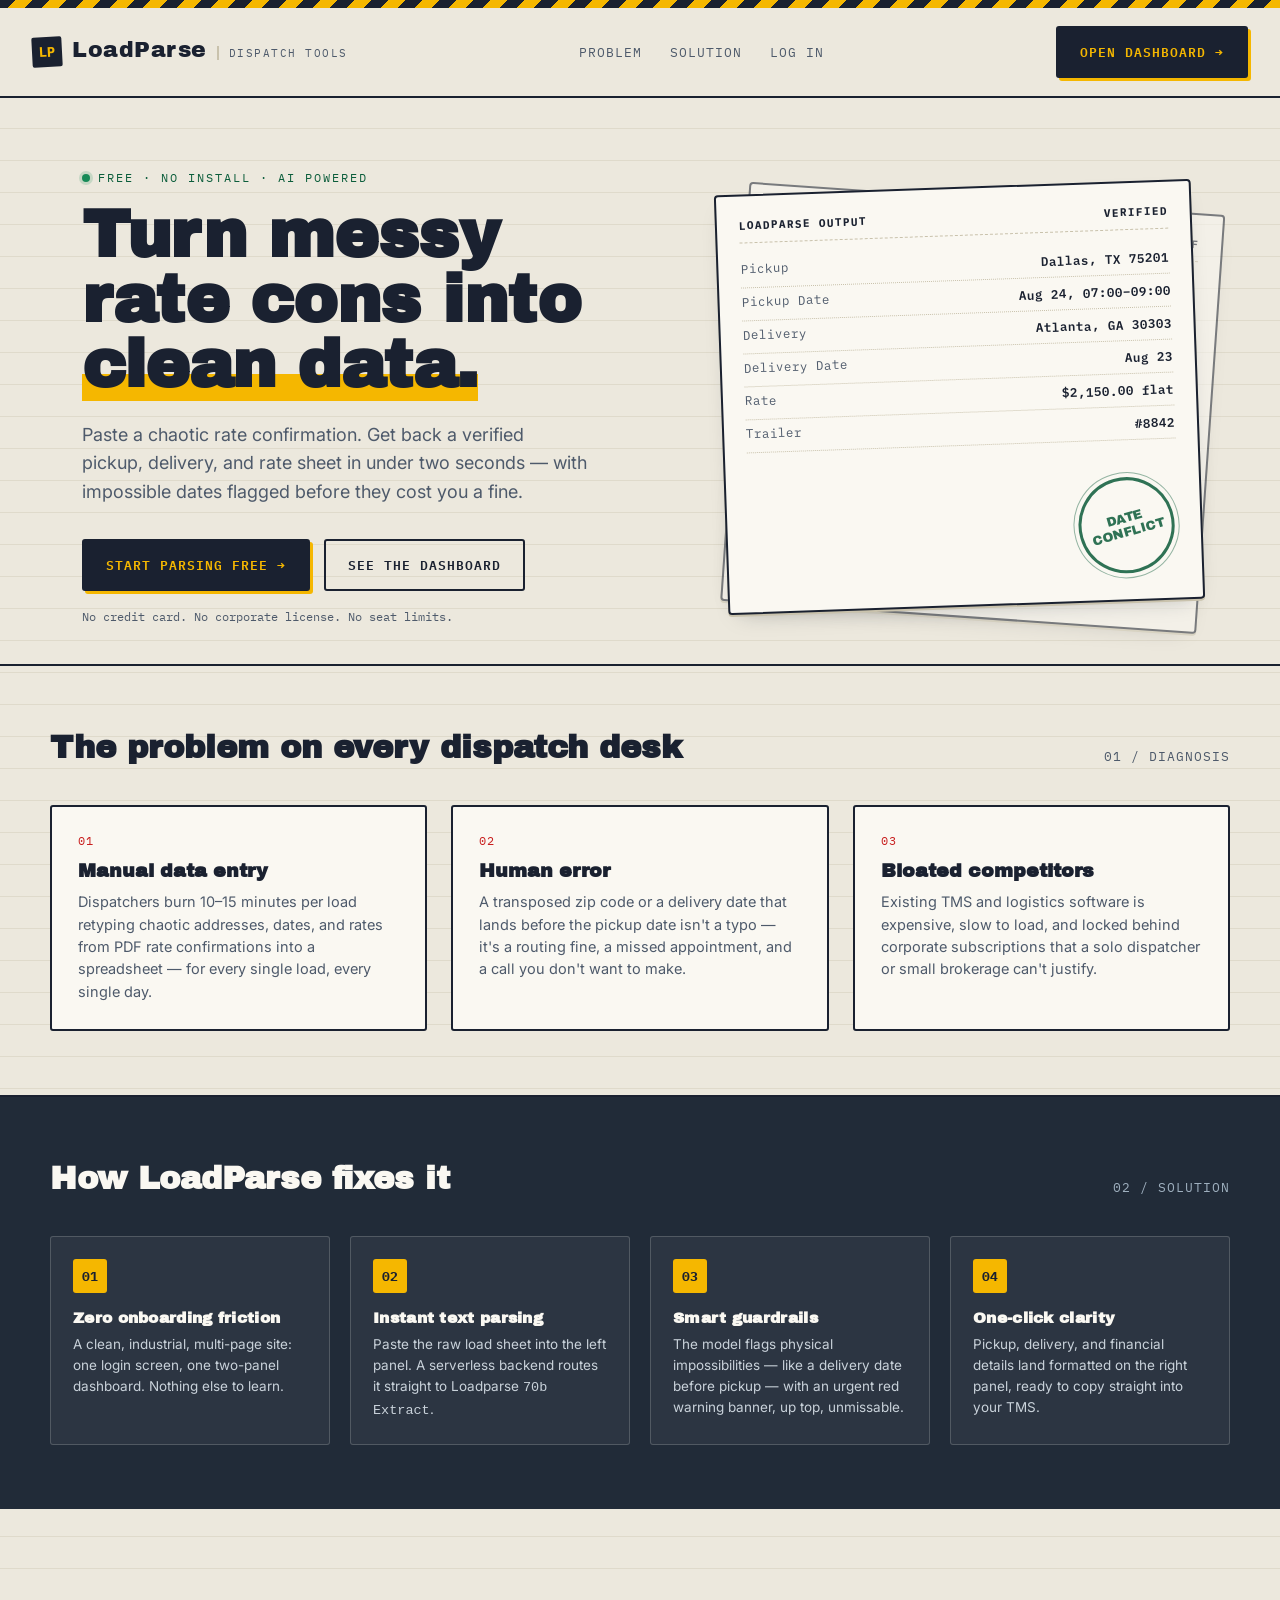
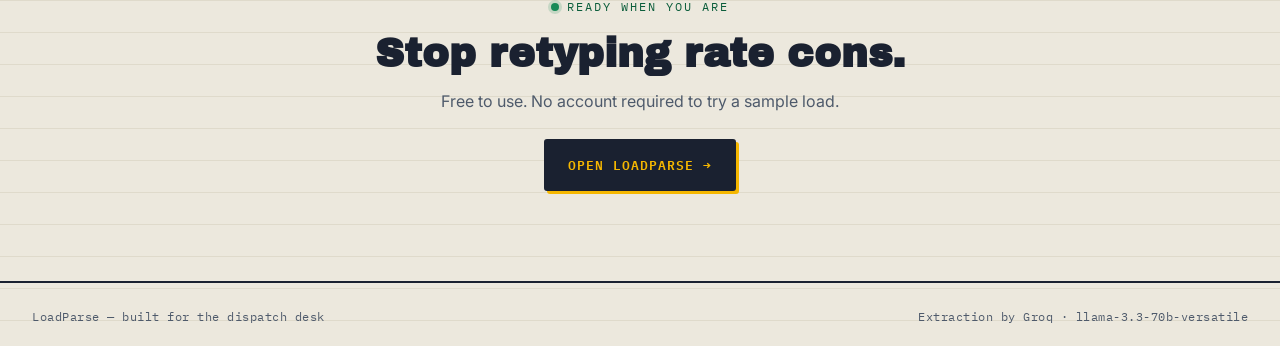
<file: index.html>
<!DOCTYPE html>
<html lang="en">
<head>
<meta charset="UTF-8">
<meta name="viewport" content="width=device-width, initial-scale=1.0">
<title>LoadParse — Rate Confirmations to Clean Data, Instantly</title>
<link rel="preconnect" href="https://fonts.googleapis.com">
<link href="https://fonts.googleapis.com/css2?family=Archivo+Black&family=IBM+Plex+Mono:wght@400;500;600;700&family=Inter:wght@400;500;600;700&display=swap" rel="stylesheet">
<link rel="stylesheet" href="styles.css">
</head>
<body>

<div class="stripe"></div>
<header class="topbar">
  <a href="index.html" class="brand">
    <span class="mark">LP</span>
    LoadParse
    <span class="tag">Dispatch Tools</span>
  </a>
  <nav class="nav-links">
    <a href="index.html#problem">Problem</a>
    <a href="index.html#solution">Solution</a>
    <a href="login.html">Log In</a>
  </nav>
  <a href="login.html" class="btn btn-primary">Open Dashboard →</a>
</header>

<section class="hero">
  <div>
    <div class="eyebrow">Free · No install · AI powered</div>
    <h1>Turn messy<br>rate cons into<br><span class="hl">clean data.</span></h1>
    <p class="lede">Paste a chaotic rate confirmation. Get back a verified pickup, delivery, and rate sheet in under two seconds — with impossible dates flagged before they cost you a fine.</p>
    <div class="hero-cta">
      <a href="login.html" class="btn btn-primary">Start Parsing Free →</a>
      <a href="dashboard.html" class="btn btn-ghost">See the Dashboard</a>
    </div>
    <div class="hero-note" style="margin-top:18px;">No credit card. No corporate license. No seat limits.</div>
  </div>

  <div class="doc-stack">
    <div class="doc-card back">
      <div class="doc-title"><span>RATE CONFIRMATION #48213</span><span>PDF</span></div>
      pu: dallas tx 75201 8/24 0700-0900<br>
      del ATL GA 30303 8/23<br>
      rate: $2,150 flat — trl #8842<br>
      bol req'd, appt del, no lumper<br>
      <br>
      <span style="color:var(--red);">⚠ chaotic, unreadable at a glance</span>
    </div>
    <div class="doc-card front">
      <div class="doc-title"><span>LOADPARSE OUTPUT</span><span>VERIFIED</span></div>
      <div class="doc-line"><span>Pickup</span><b>Dallas, TX 75201</b></div>
      <div class="doc-line"><span>Pickup Date</span><b>Aug 24, 07:00–09:00</b></div>
      <div class="doc-line"><span>Delivery</span><b>Atlanta, GA 30303</b></div>
      <div class="doc-line"><span>Delivery Date</span><b>Aug 23</b></div>
      <div class="doc-line"><span>Rate</span><b>$2,150.00 flat</b></div>
      <div class="doc-line"><span>Trailer</span><b>#8842</b></div>
      <div class="stamp">DATE<br>CONFLICT</div>
    </div>
  </div>
</section>

<section class="band" id="problem">
  <div class="band-inner">
    <div class="band-head">
      <h2>The problem on every dispatch desk</h2>
      <span class="band-num">01 / DIAGNOSIS</span>
    </div>
    <div class="problem-grid">
      <div class="problem-card">
        <span class="num">01</span>
        <h3>Manual data entry</h3>
        <p>Dispatchers burn 10–15 minutes per load retyping chaotic addresses, dates, and rates from PDF rate confirmations into a spreadsheet — for every single load, every single day.</p>
      </div>
      <div class="problem-card">
        <span class="num">02</span>
        <h3>Human error</h3>
        <p>A transposed zip code or a delivery date that lands before the pickup date isn't a typo — it's a routing fine, a missed appointment, and a call you don't want to make.</p>
      </div>
      <div class="problem-card">
        <span class="num">03</span>
        <h3>Bloated competitors</h3>
        <p>Existing TMS and logistics software is expensive, slow to load, and locked behind corporate subscriptions that a solo dispatcher or small brokerage can't justify.</p>
      </div>
    </div>
  </div>
</section>

<section class="band solution-band" id="solution">
  <div class="band-inner">
    <div class="band-head">
      <h2>How LoadParse fixes it</h2>
      <span class="band-num">02 / SOLUTION</span>
    </div>
    <div class="solution-grid">
      <div class="solution-card">
        <div class="icon">01</div>
        <h3>Zero onboarding friction</h3>
        <p>A clean, industrial, multi-page site: one login screen, one two-panel dashboard. Nothing else to learn.</p>
      </div>
      <div class="solution-card">
        <div class="icon">02</div>
        <h3>Instant text parsing</h3>
        <p>Paste the raw load sheet into the left panel. A serverless backend routes it straight to Loadparse <code>70b Extract</code>.</p>
      </div>
      <div class="solution-card">
        <div class="icon">03</div>
        <h3>Smart guardrails</h3>
        <p>The model flags physical impossibilities — like a delivery date before pickup — with an urgent red warning banner, up top, unmissable.</p>
      </div>
      <div class="solution-card">
        <div class="icon">04</div>
        <h3>One-click clarity</h3>
        <p>Pickup, delivery, and financial details land formatted on the right panel, ready to copy straight into your TMS.</p>
      </div>
    </div>
  </div>
</section>

<section class="cta-band">
  <div class="eyebrow" style="justify-content:center;">Ready when you are</div>
  <h2>Stop retyping rate cons.</h2>
  <p>Free to use. No account required to try a sample load.</p>
  <a href="login.html" class="btn btn-primary">Open LoadParse →</a>
</section>

<footer>
  <span>LoadParse — built for the dispatch desk</span>
  <span>Extraction by Groq · llama-3.3-70b-versatile</span>
</footer>

</body>
</html>
</file>
<file: styles.css>
/* ==========================================================================
   LoadParse — design tokens
   Palette: bonded manifest paper, ink navy, DOT safety yellow,
            highway-sign green, alert red, steel chrome.
   Type: Archivo Black (stencil/display) + IBM Plex Mono (data) + Inter (body)
   Signature: the rubber "stamp" that lands on parsed output.
   ========================================================================== */

:root{
  --paper: #ECE8DD;
  --paper-dim: #DFDACB;
  --paper-line: #C9C2AC;
  --ink: #1A2130;
  --ink-soft: #4E5A6B;
  --white: #FAF8F2;
  --steel: #33475B;
  --steel-dark: #212B38;
  --yellow: #F5B700;
  --yellow-ink: #2A2000;
  --green: #0B5D3B;
  --green-bright: #178A57;
  --red: #C81E1E;
  --red-dark: #7A1010;

  --font-display: 'Archivo Black', 'Arial Black', sans-serif;
  --font-mono: 'IBM Plex Mono', 'Courier New', monospace;
  --font-body: 'Inter', -apple-system, sans-serif;

  --radius: 3px;
  --shadow-card: 0 2px 0 var(--paper-line), 0 10px 24px -14px rgba(26,33,48,0.35);
}

*{ box-sizing: border-box; }
html{ scroll-behavior: smooth; }
body{
  margin:0;
  background: var(--paper);
  color: var(--ink);
  font-family: var(--font-body);
  -webkit-font-smoothing: antialiased;
  background-image:
    linear-gradient(var(--paper-dim) 1px, transparent 1px),
    linear-gradient(90deg, transparent 1px, transparent 1px);
  background-size: 100% 32px;
}

a{ color: inherit; }

/* -------------------------- caution stripe rule -------------------------- */
.stripe{
  height: 8px;
  width: 100%;
  background: repeating-linear-gradient(
    -45deg,
    var(--yellow),
    var(--yellow) 12px,
    var(--ink) 12px,
    var(--ink) 24px
  );
}

/* ------------------------------- header ---------------------------------- */
.topbar{
  display:flex;
  align-items:center;
  justify-content:space-between;
  padding: 18px 32px;
  border-bottom: 2px solid var(--ink);
  background: var(--paper);
}
.brand{
  display:flex;
  align-items:baseline;
  gap:10px;
  font-family: var(--font-display);
  font-size: 22px;
  letter-spacing: 0.5px;
  text-decoration:none;
  color: var(--ink);
}
.brand .mark{
  display:inline-flex;
  align-items:center;
  justify-content:center;
  width: 30px; height:30px;
  background: var(--ink);
  color: var(--yellow);
  font-family: var(--font-mono);
  font-weight:700;
  font-size: 14px;
  border-radius: 2px;
  transform: rotate(-3deg);
}
.brand .tag{
  font-family: var(--font-mono);
  font-size: 11px;
  letter-spacing: 1.5px;
  color: var(--ink-soft);
  text-transform: uppercase;
  border-left: 2px solid var(--paper-line);
  padding-left: 10px;
}
.nav-links{
  display:flex;
  gap: 28px;
  font-family: var(--font-mono);
  font-size: 13px;
  text-transform: uppercase;
  letter-spacing: 1px;
}
.nav-links a{ text-decoration:none; color: var(--ink-soft); transition: color .15s; }
.nav-links a:hover, .nav-links a:focus-visible{ color: var(--ink); }

/* ------------------------------- buttons ---------------------------------- */
.btn{
  font-family: var(--font-mono);
  font-size: 13px;
  letter-spacing: 1px;
  text-transform: uppercase;
  font-weight: 600;
  padding: 13px 22px;
  border-radius: var(--radius);
  border: 2px solid var(--ink);
  cursor: pointer;
  display:inline-flex;
  align-items:center;
  gap: 8px;
  text-decoration:none;
  transition: transform .12s ease, box-shadow .12s ease;
}
.btn:active{ transform: translateY(1px); }
.btn-primary{
  background: var(--ink);
  color: var(--yellow);
  box-shadow: 3px 3px 0 var(--yellow);
}
.btn-primary:hover{ box-shadow: 5px 5px 0 var(--yellow); transform: translate(-2px,-2px); }
.btn-ghost{
  background: transparent;
  color: var(--ink);
}
.btn-ghost:hover{ background: var(--paper-dim); }
.btn-block{ width:100%; justify-content:center; }
.btn:focus-visible{ outline: 3px solid var(--steel); outline-offset: 2px; }

/* -------------------------------------------------------------------------
   LANDING PAGE
   ------------------------------------------------------------------------- */
.hero{
  max-width: 1180px;
  margin: 0 auto;
  padding: 72px 32px 40px;
  display:grid;
  grid-template-columns: 1.1fr 0.9fr;
  gap: 56px;
  align-items:center;
}
.eyebrow{
  font-family: var(--font-mono);
  font-size: 12px;
  letter-spacing: 2px;
  text-transform: uppercase;
  color: var(--green);
  display:flex;
  align-items:center;
  gap:8px;
  margin-bottom: 18px;
}
.eyebrow::before{
  content:"";
  width:8px; height:8px;
  background: var(--green-bright);
  border-radius: 50%;
  box-shadow: 0 0 0 3px rgba(23,138,87,0.18);
}
.hero h1{
  font-family: var(--font-display);
  font-size: clamp(40px, 5.2vw, 68px);
  line-height: 0.98;
  margin: 0 0 22px;
  letter-spacing: -0.5px;
}
.hero h1 .hl{
  background: linear-gradient(180deg, transparent 62%, var(--yellow) 62%);
}
.hero p.lede{
  font-size: 18px;
  line-height: 1.6;
  color: var(--ink-soft);
  max-width: 46ch;
  margin-bottom: 32px;
}
.hero-cta{ display:flex; gap:14px; align-items:center; flex-wrap:wrap; }
.hero-note{
  font-family: var(--font-mono);
  font-size: 12px;
  color: var(--ink-soft);
}

/* mock document card in hero */
.doc-stack{ position:relative; height: 420px; }
.doc-card{
  position:absolute;
  inset: 0;
  background: var(--white);
  border: 2px solid var(--ink);
  border-radius: 4px;
  box-shadow: var(--shadow-card);
  padding: 22px;
  font-family: var(--font-mono);
  font-size: 12.5px;
  color: var(--ink-soft);
}
.doc-card.back{
  transform: rotate(4deg) translate(14px, 10px);
  opacity: 0.55;
  z-index:1;
}
.doc-card.front{
  transform: rotate(-2deg);
  z-index:2;
}
.doc-card .doc-title{
  font-family: var(--font-mono);
  font-weight:700;
  color: var(--ink);
  letter-spacing:1px;
  text-transform:uppercase;
  font-size: 11px;
  border-bottom: 1px dashed var(--paper-line);
  padding-bottom: 10px;
  margin-bottom: 12px;
  display:flex;
  justify-content:space-between;
}
.doc-line{ display:flex; justify-content:space-between; padding: 5px 0; border-bottom: 1px dotted var(--paper-line); }
.doc-line b{ color: var(--ink); font-weight:600; }
.stamp{
  position:absolute;
  bottom: 26px; right: 26px;
  width: 96px; height:96px;
  border: 3px solid var(--green);
  border-radius: 50%;
  color: var(--green);
  display:flex;
  align-items:center;
  justify-content:center;
  text-align:center;
  font-family: var(--font-display);
  font-size: 13px;
  line-height:1.1;
  transform: rotate(-14deg);
  opacity: 0.85;
  mix-blend-mode: multiply;
}
.stamp::before{
  content:"";
  position:absolute; inset: -8px;
  border: 1px solid var(--green);
  border-radius: 50%;
  opacity:0.5;
}

section.band{
  border-top: 2px solid var(--ink);
  padding: 64px 32px;
}
.band-inner{ max-width: 1180px; margin:0 auto; }
.band-head{
  display:flex;
  justify-content:space-between;
  align-items:flex-end;
  gap: 24px;
  margin-bottom: 40px;
  flex-wrap:wrap;
}
.band-head h2{
  font-family: var(--font-display);
  font-size: 32px;
  margin:0;
}
.band-head .band-num{
  font-family: var(--font-mono);
  font-size: 13px;
  color: var(--ink-soft);
  letter-spacing: 1px;
}

.problem-grid{ display:grid; grid-template-columns: repeat(3, 1fr); gap: 24px; }
.problem-card{
  background: var(--white);
  border: 2px solid var(--ink);
  border-radius: var(--radius);
  padding: 26px;
}
.problem-card .num{
  font-family: var(--font-mono);
  font-size: 12px;
  color: var(--red);
  letter-spacing: 1px;
  margin-bottom: 12px;
  display:block;
}
.problem-card h3{
  font-family: var(--font-display);
  font-size: 19px;
  margin: 0 0 10px;
}
.problem-card p{ color: var(--ink-soft); line-height:1.55; margin:0; font-size:14.5px; }

.solution-band{ background: var(--steel-dark); color: var(--white); }
.solution-band .band-head h2{ color: var(--white); }
.solution-band .band-head .band-num{ color: #9FB0BF; }
.solution-grid{ display:grid; grid-template-columns: repeat(4, 1fr); gap: 20px; }
.solution-card{
  background: rgba(250,248,242,0.05);
  border: 1px solid rgba(250,248,242,0.18);
  border-radius: var(--radius);
  padding: 22px;
}
.solution-card .icon{
  width: 34px; height:34px;
  background: var(--yellow);
  color: var(--ink);
  border-radius: 3px;
  display:flex; align-items:center; justify-content:center;
  font-family: var(--font-mono); font-weight:700; font-size:13px;
  margin-bottom: 16px;
}
.solution-card h3{ font-family: var(--font-display); font-size: 15.5px; margin: 0 0 8px; letter-spacing:0.3px;}
.solution-card p{ font-size: 13.5px; line-height:1.55; color: #C9D2DA; margin:0; }

.cta-band{ text-align:center; padding: 90px 32px; }
.cta-band h2{ font-family: var(--font-display); font-size: 40px; margin: 0 0 16px; }
.cta-band p{ color: var(--ink-soft); margin: 0 0 28px; }

footer{
  border-top: 2px solid var(--ink);
  padding: 26px 32px;
  display:flex;
  justify-content:space-between;
  font-family: var(--font-mono);
  font-size: 11.5px;
  color: var(--ink-soft);
  letter-spacing: 0.5px;
}

/* -------------------------------------------------------------------------
   LOGIN PAGE
   ------------------------------------------------------------------------- */
.login-wrap{
  min-height: calc(100vh - 65px);
  display:flex;
  align-items:center;
  justify-content:center;
  padding: 40px 20px;
}
.login-card{
  width: 100%;
  max-width: 400px;
  background: var(--white);
  border: 2px solid var(--ink);
  border-radius: 4px;
  box-shadow: var(--shadow-card);
  padding: 38px 34px 30px;
  position: relative;
}
.login-card .clip{
  position:absolute;
  top: -14px; left: 50%;
  transform: translateX(-50%);
  width: 56px; height: 20px;
  background: var(--steel);
  border-radius: 3px;
  box-shadow: 0 3px 6px rgba(0,0,0,0.25);
}
.login-head{ margin-bottom: 28px; }
.login-head .eyebrow{ margin-bottom: 10px; }
.login-head h1{
  font-family: var(--font-display);
  font-size: 26px;
  margin: 0 0 8px;
}
.login-head p{ color: var(--ink-soft); font-size: 14px; margin:0; line-height:1.5; }

.field{ margin-bottom: 18px; }
.field label{
  display:block;
  font-family: var(--font-mono);
  font-size: 11px;
  letter-spacing: 1px;
  text-transform: uppercase;
  color: var(--ink-soft);
  margin-bottom: 7px;
}
.field input{
  width: 100%;
  padding: 12px 13px;
  border: 2px solid var(--ink);
  border-radius: var(--radius);
  font-family: var(--font-mono);
  font-size: 14px;
  background: var(--paper);
  color: var(--ink);
}
.field input:focus-visible{ outline: 3px solid var(--steel); outline-offset:1px; }
.field-row{ display:flex; justify-content:space-between; align-items:center; margin-bottom:22px; }
.check{ display:flex; align-items:center; gap:8px; font-family: var(--font-mono); font-size:12px; color: var(--ink-soft); }
.link-sm{ font-family: var(--font-mono); font-size:12px; color: var(--steel); text-decoration:none; }
.link-sm:hover{ text-decoration:underline; }

.login-foot{
  margin-top: 22px;
  padding-top: 18px;
  border-top: 1px dashed var(--paper-line);
  font-size: 13px;
  color: var(--ink-soft);
  text-align:center;
}
.login-foot a{ color: var(--steel); font-weight:600; text-decoration:none; }
.login-foot a:hover{ text-decoration:underline; }

.demo-note{
  font-family: var(--font-mono);
  font-size: 11px;
  color: var(--green);
  background: rgba(11,93,59,0.08);
  border: 1px dashed var(--green);
  padding: 9px 11px;
  border-radius: var(--radius);
  margin-bottom: 20px;
  line-height:1.5;
}

.auth-msg{
  font-family: var(--font-mono);
  font-size: 12px;
  padding: 11px 13px;
  border-radius: var(--radius);
  margin-bottom: 18px;
  line-height: 1.55;
}
.auth-msg.err{ background: rgba(200,30,30,0.08); border: 1px solid var(--red); color: var(--red-dark); }
.auth-msg.ok{ background: rgba(11,93,59,0.08); border: 1px solid var(--green); color: var(--green); }

/* -------------------------------------------------------------------------
   DASHBOARD
   ------------------------------------------------------------------------- */
.dash-shell{ min-height: calc(100vh - 65px); display:flex; flex-direction:column; }
.dash-top{
  padding: 20px 32px 14px;
  display:flex;
  justify-content:space-between;
  align-items:flex-end;
  gap: 20px;
  flex-wrap: wrap;
}
.dash-top h1{
  font-family: var(--font-display);
  font-size: 24px;
  margin: 0 0 6px;
}
.dash-top p{ margin:0; color: var(--ink-soft); font-size: 13.5px; }
.status-pill{
  font-family: var(--font-mono);
  font-size: 11px;
  letter-spacing: 1px;
  text-transform: uppercase;
  padding: 7px 12px;
  border-radius: 20px;
  border: 1.5px solid var(--green);
  color: var(--green);
  display:flex;
  align-items:center;
  gap:7px;
}
.status-pill .dot{ width:7px; height:7px; border-radius:50%; background: var(--green-bright); }
.status-pill.offline{ border-color: var(--ink-soft); color: var(--ink-soft); }
.status-pill.offline .dot{ background: var(--ink-soft); }

.dash-grid{
  flex:1;
  display:grid;
  grid-template-columns: 1fr 1fr;
  gap: 2px;
  background: var(--ink);
  border-top: 2px solid var(--ink);
  margin-top: 14px;
}
@media (max-width: 900px){ .dash-grid{ grid-template-columns: 1fr; } }

.panel{
  background: var(--paper);
  padding: 22px 28px 28px;
  display:flex;
  flex-direction:column;
}
.panel-head{
  display:flex;
  justify-content:space-between;
  align-items:center;
  margin-bottom: 14px;
}
.panel-head h2{
  font-family: var(--font-mono);
  font-size: 12px;
  letter-spacing: 1.5px;
  text-transform: uppercase;
  color: var(--ink-soft);
  margin:0;
  display:flex;
  align-items:center;
  gap:8px;
}
.panel-head h2 .idx{
  background: var(--ink); color: var(--yellow);
  font-size: 10px;
  width:18px;height:18px;
  border-radius:2px;
  display:inline-flex;align-items:center;justify-content:center;
}

.upload-zone{
  border: 2px dashed var(--paper-line);
  border-radius: var(--radius);
  background: var(--white);
  padding: 20px;
  text-align:center;
  cursor:pointer;
  transition: border-color .15s ease, background .15s ease;
  margin-bottom: 12px;
}
.upload-zone:hover, .upload-zone:focus-visible{ border-color: var(--steel); outline:none; }
.upload-zone.dragover{ border-color: var(--green); background: rgba(11,93,59,0.06); }
.upload-zone.busy{ border-color: var(--yellow); background: rgba(245,183,0,0.08); cursor:wait; }
.upload-icon{ font-family: var(--font-mono); font-size: 20px; color: var(--ink-soft); margin-bottom:6px; }
.upload-main{ margin:0 0 3px; font-size: 13px; }
.upload-main b{ color: var(--ink); }
.upload-sub{ margin:0; font-size: 11px; color: var(--ink-soft); }
.upload-status{
  font-family: var(--font-mono);
  font-size: 11.5px;
  margin-bottom: 8px;
  min-height: 14px;
}
.upload-status.err{ color: var(--red); }
.upload-status.ok{ color: var(--green); }
.upload-status.busy{ color: var(--ink-soft); }
.divider-or{
  display:flex; align-items:center; gap:10px;
  font-family: var(--font-mono); font-size:10px; text-transform:uppercase;
  letter-spacing:1px; color: var(--ink-soft); margin-bottom: 10px;
}
.divider-or::before, .divider-or::after{ content:""; flex:1; height:1px; background: var(--paper-line); }

textarea#raw-input{
  flex:1;
  min-height: 340px;
  resize: vertical;
  background: var(--white);
  border: 2px solid var(--ink);
  border-radius: var(--radius);
  padding: 16px;
  font-family: var(--font-mono);
  font-size: 13px;
  line-height: 1.6;
  color: var(--ink);
}
textarea#raw-input:focus-visible{ outline: 3px solid var(--steel); outline-offset:1px; }
textarea#raw-input::placeholder{ color: #9AA3AC; }

.panel-actions{
  display:flex;
  justify-content:space-between;
  align-items:center;
  margin-top: 14px;
  gap: 12px;
}
.char-count{ font-family: var(--font-mono); font-size: 11px; color: var(--ink-soft); }

.sample-links{ display:flex; gap:10px; font-family: var(--font-mono); font-size:11px; }
.sample-links button{
  background:none; border:none; color: var(--steel);
  text-decoration: underline dotted;
  cursor:pointer;
  font-family: var(--font-mono);
  font-size: 11px;
  padding:0;
}

/* output panel */
.output-empty{
  flex:1;
  border: 2px dashed var(--paper-line);
  border-radius: var(--radius);
  display:flex;
  align-items:center;
  justify-content:center;
  text-align:center;
  color: var(--ink-soft);
  padding: 40px;
}
.output-empty .glyph{
  font-family: var(--font-mono);
  font-size: 34px;
  color: var(--paper-line);
  margin-bottom: 14px;
}
.output-empty p{ font-size: 13.5px; max-width: 32ch; margin: 0 auto; line-height:1.5; }

.output-loading{
  flex:1;
  display:flex;
  flex-direction:column;
  align-items:center;
  justify-content:center;
  gap: 14px;
  color: var(--ink-soft);
  font-family: var(--font-mono);
  font-size: 12.5px;
}
.spinner{
  width: 34px; height:34px;
  border-radius:50%;
  border: 3px solid var(--paper-line);
  border-top-color: var(--ink);
  animation: spin .8s linear infinite;
}
@keyframes spin{ to{ transform: rotate(360deg); } }

.warn-banner{
  background: var(--red);
  color: var(--white);
  border: 2px solid var(--red-dark);
  border-radius: var(--radius);
  padding: 14px 16px;
  margin-bottom: 16px;
  display:flex;
  gap: 12px;
  align-items:flex-start;
  animation: bannerIn .25s ease;
}
@keyframes bannerIn{ from{ opacity:0; transform: translateY(-6px);} to{opacity:1; transform:none;} }
.warn-banner .flag{
  font-family: var(--font-display);
  font-size: 11px;
  background: var(--white);
  color: var(--red);
  padding: 3px 7px;
  border-radius: 2px;
  white-space:nowrap;
}
.warn-banner .msg{ font-size: 13px; line-height:1.5; }
.warn-banner .msg b{ font-weight:700; }

.result-card{
  background: var(--white);
  border: 2px solid var(--ink);
  border-radius: 4px;
  padding: 22px 22px 18px;
  position: relative;
  overflow:hidden;
}
.result-card .stamp-abs{
  position:absolute;
  top: 18px; right: 18px;
  width: 78px; height:78px;
  border-radius:50%;
  border: 3px solid var(--green);
  color: var(--green);
  display:flex; align-items:center; justify-content:center;
  text-align:center;
  font-family: var(--font-display);
  font-size: 11px;
  line-height:1.15;
  transform: rotate(-12deg) scale(0.6);
  opacity:0;
  mix-blend-mode: multiply;
  transition: transform .35s cubic-bezier(.2,1.6,.4,1), opacity .3s ease;
  pointer-events:none;
}
.result-card .stamp-abs.show{ opacity:0.9; transform: rotate(-12deg) scale(1); }
.result-card .stamp-abs.hold{ border-color: var(--red); color: var(--red); }

.result-section{ margin-bottom: 18px; }
.result-section:last-child{ margin-bottom:0; }
.result-section h3{
  font-family: var(--font-mono);
  font-size: 11px;
  letter-spacing: 1.5px;
  text-transform: uppercase;
  color: var(--ink-soft);
  margin: 0 0 10px;
  padding-bottom: 8px;
  border-bottom: 1px dashed var(--paper-line);
}
.result-row{
  display:flex;
  justify-content:space-between;
  gap: 12px;
  padding: 6px 0;
  font-size: 14px;
}
.result-row .rk{ color: var(--ink-soft); }
.result-row .rv{ font-family: var(--font-mono); font-weight:600; text-align:right; }
.result-row .rv.copyable{ cursor:pointer; border-bottom: 1px dotted var(--steel); }
.result-row .rv.copyable:hover{ color: var(--steel); }

.stops-list{ display:flex; flex-direction:column; gap: 10px; }
.stop{
  display:flex;
  gap: 12px;
  align-items:flex-start;
  padding: 10px 12px;
  background: var(--paper);
  border-radius: var(--radius);
  border-left: 3px solid var(--steel);
}
.stop.pickup{ border-left-color: var(--green); }
.stop.delivery{ border-left-color: var(--red); }
.stop .stop-tag{
  font-family: var(--font-mono);
  font-size: 10px;
  letter-spacing: 1px;
  text-transform: uppercase;
  color: var(--ink-soft);
  width: 64px;
  flex-shrink:0;
  padding-top:2px;
}
.stop .stop-body b{ display:block; font-size: 14px; margin-bottom:2px; }
.stop .stop-body span{ font-size: 12.5px; color: var(--ink-soft); font-family: var(--font-mono); }

.result-foot{
  display:flex;
  justify-content:flex-end;
  gap: 10px;
  margin-top: 16px;
}
.result-foot .btn{ padding: 9px 16px; font-size:11px; }

.toast{
  position: fixed;
  bottom: 24px; left: 50%;
  transform: translateX(-50%) translateY(10px);
  background: var(--ink);
  color: var(--yellow);
  font-family: var(--font-mono);
  font-size: 12px;
  letter-spacing: 0.5px;
  padding: 11px 18px;
  border-radius: var(--radius);
  opacity: 0;
  pointer-events:none;
  transition: opacity .2s ease, transform .2s ease;
  z-index: 40;
}
.toast.show{ opacity: 1; transform: translateX(-50%) translateY(0); }

@media (max-width: 760px){
  .hero{ grid-template-columns: 1fr; padding-top: 44px; }
  .doc-stack{ height: 300px; }
  .problem-grid, .solution-grid{ grid-template-columns: 1fr; }
  .nav-links{ display:none; }
}
</file>
